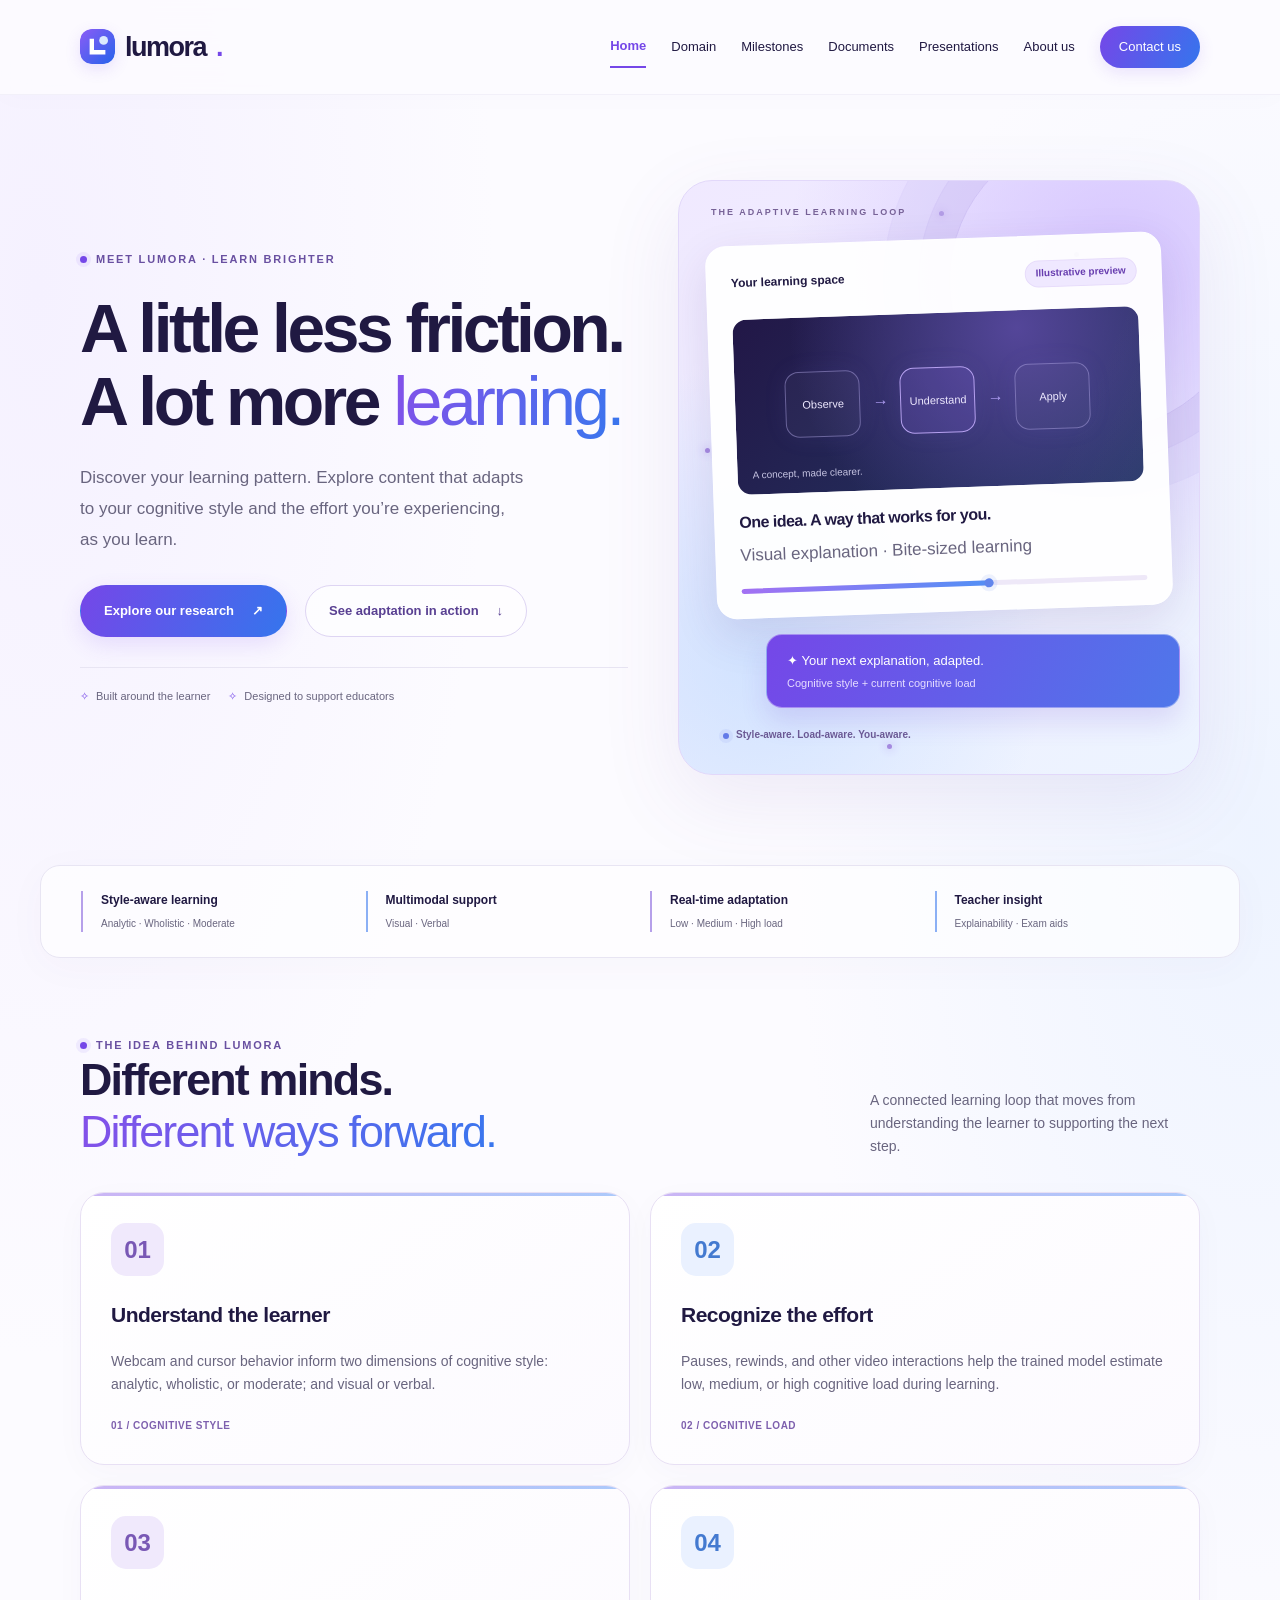
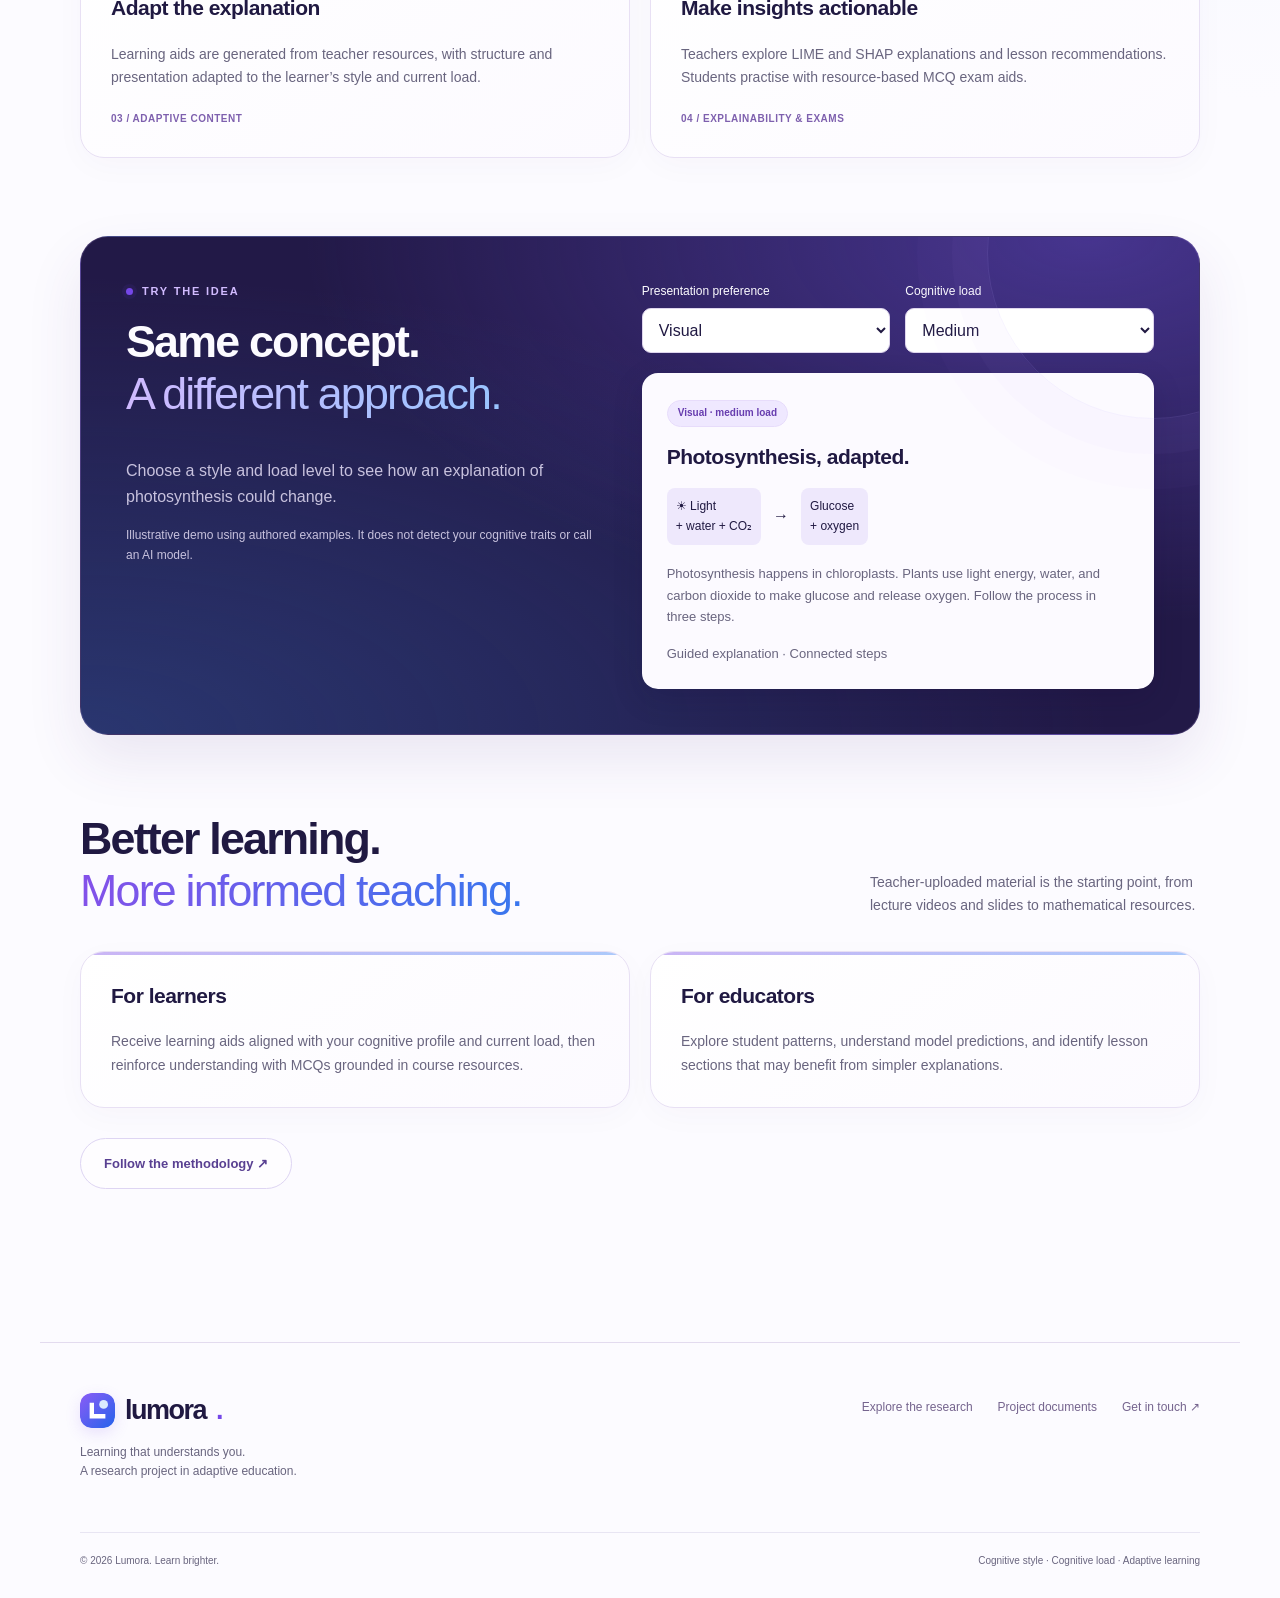
<file: index.html>
<!doctype html>
<html lang="en"><head><meta charset="utf-8"><meta name="viewport" content="width=device-width, initial-scale=1"><meta name="description" content="Lumora is a research platform exploring learning content adapted to cognitive style and real-time cognitive load."><meta name="theme-color" content="#7547e8"><title>Lumora — Learn brighter</title><link rel="icon" href="assets/mark.svg" type="image/svg+xml"><link rel="stylesheet" href="css/styles.css"><link rel="stylesheet" href="css/theme.css"><script defer src="js/data.js"></script><script defer src="js/app.js"></script></head><body><a class="skip" href="#main">Skip to content</a><header id="header"></header><main id="main"></main><footer id="footer"></footer><noscript><p class="container">Please enable JavaScript to view the research pages and interactive example.</p></noscript></body></html>
</file>
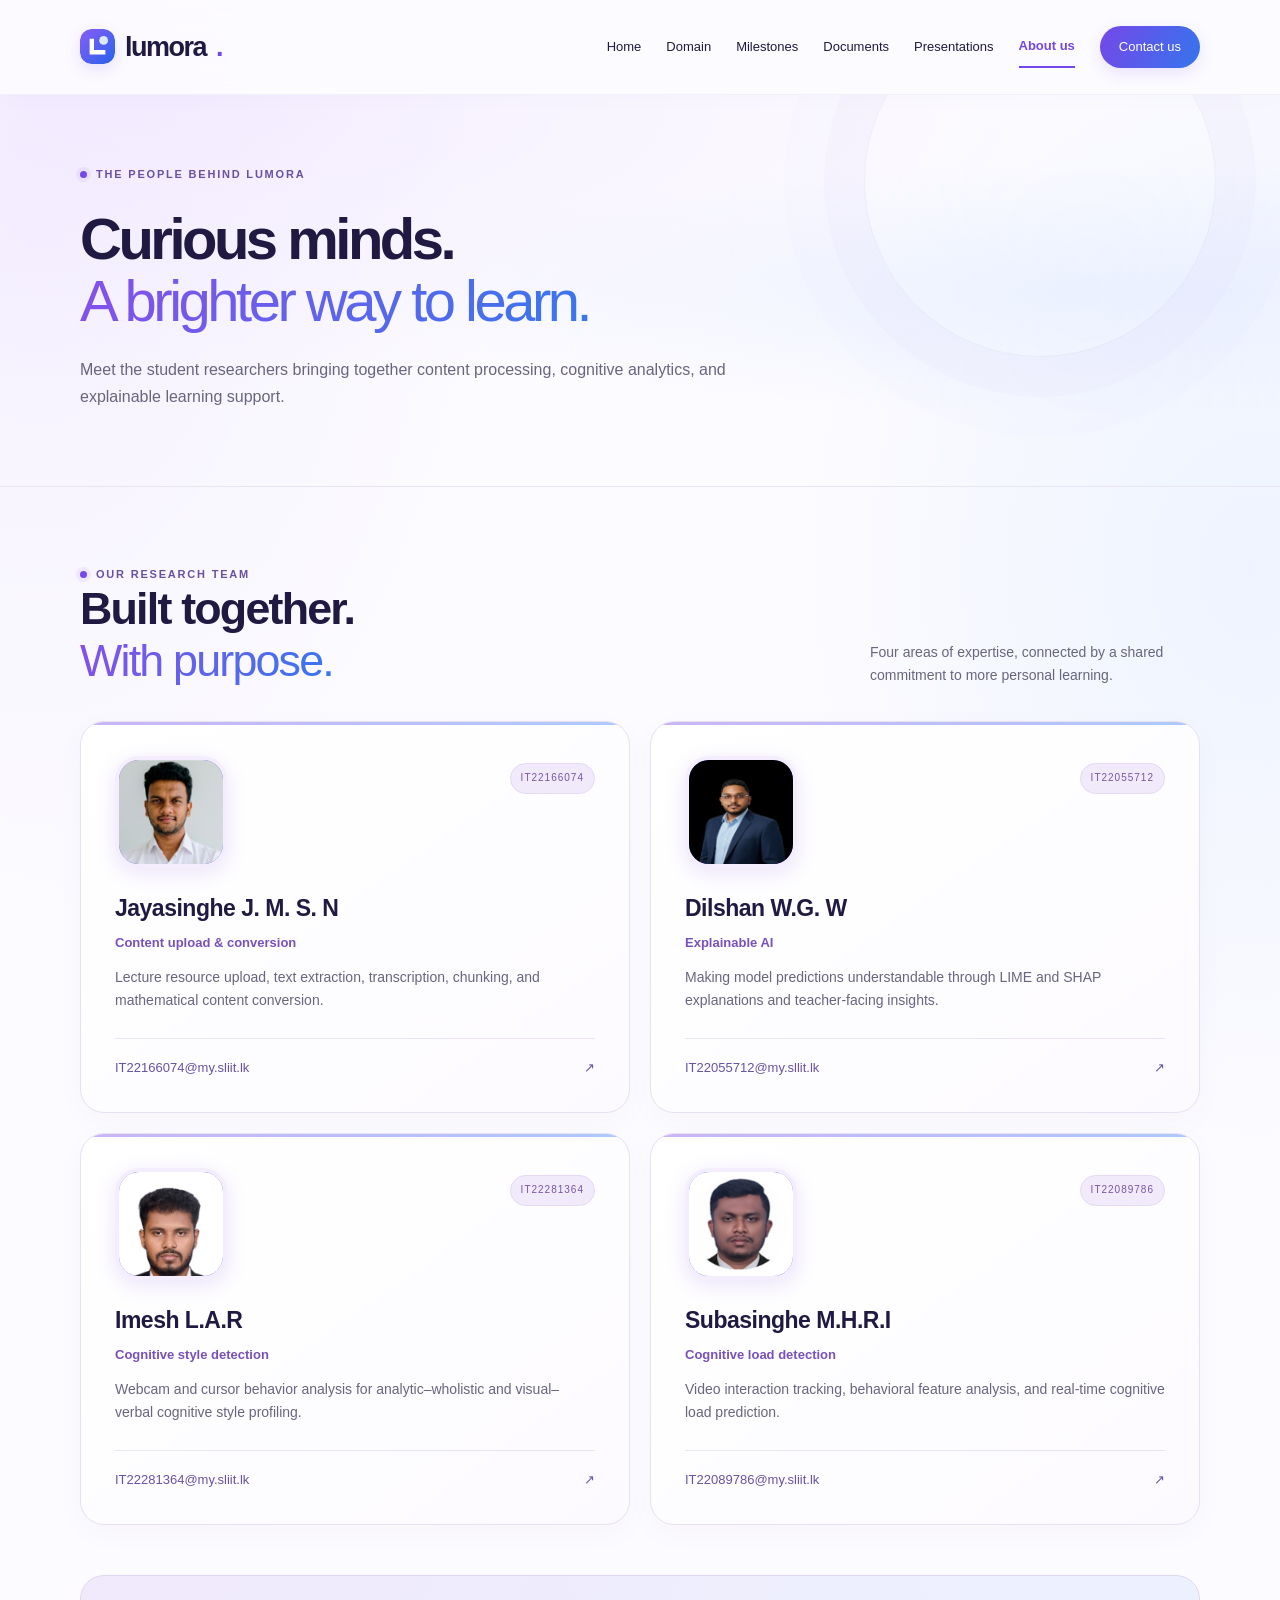
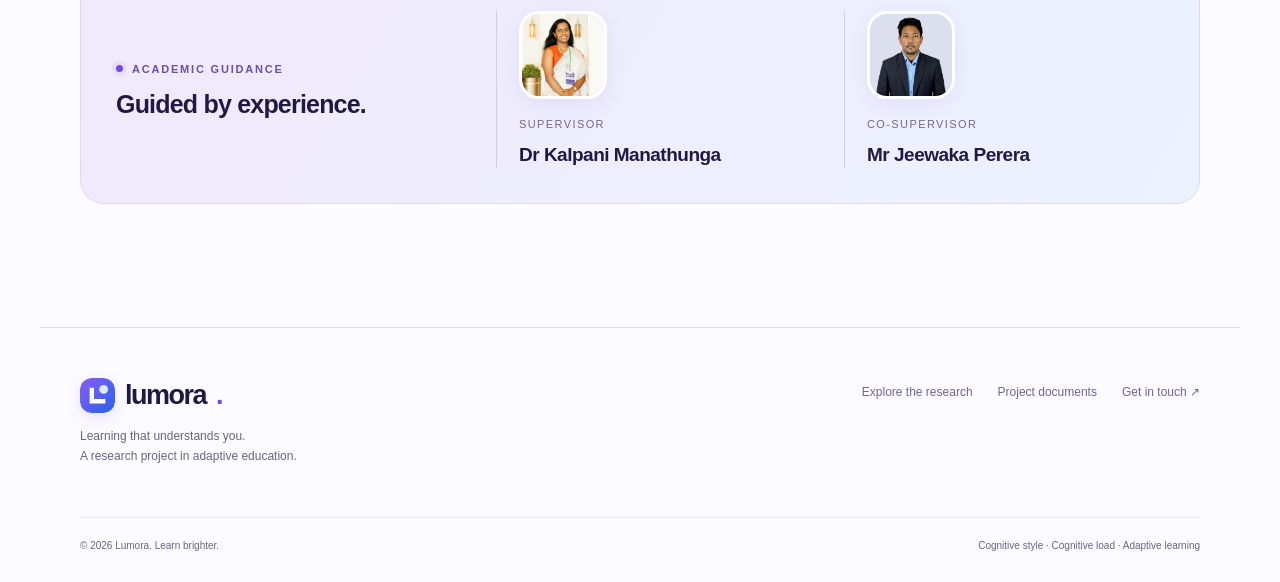
<file: about.html>
<!doctype html>
<html lang="en"><head><meta charset="utf-8"><meta name="viewport" content="width=device-width, initial-scale=1"><meta name="description" content="Lumora is a research platform exploring learning content adapted to cognitive style and real-time cognitive load."><meta name="theme-color" content="#7547e8"><title>Lumora â€” Learn brighter</title><link rel="icon" href="assets/mark.svg" type="image/svg+xml"><link rel="stylesheet" href="css/styles.css"><link rel="stylesheet" href="css/theme.css"><script defer src="js/data.js"></script><script defer src="js/app.js"></script></head><body><a class="skip" href="#main">Skip to content</a><header id="header"></header><main id="main"></main><footer id="footer"></footer><noscript><p class="container">Please enable JavaScript to view the research pages and interactive example.</p></noscript></body></html>
</file>
<file: css/styles.css>
:root{--paper:#fcfbff;--ink:#201942;--muted:#69657f;--lime:#e0e7ff;--line:#e8e5f3;--white:#fff;--radius:20px}*{box-sizing:border-box}html{scroll-behavior:smooth}body{margin:0;background:var(--paper);color:var(--ink);font-family:Arial,Helvetica,sans-serif;font-size:16px;line-height:1.65}a{color:inherit}button,input,select,textarea{font:inherit}button,a,input,select,textarea{-webkit-tap-highlight-color:transparent}a:focus-visible,button:focus-visible,input:focus-visible,select:focus-visible,textarea:focus-visible{outline:3px solid #7547e8;outline-offset:5px}.container{max-width:1200px;margin:auto;padding:0 40px}.skip{position:absolute;top:-80px;background:var(--ink);color:white;padding:12px;z-index:100}.skip:focus{top:0}header{border-bottom:1px solid var(--line);background:var(--paper)}.nav{height:94px;display:flex;align-items:center;justify-content:space-between;gap:30px}.brand{display:flex;align-items:center;gap:10px;text-decoration:none;font-size:27px;font-weight:750;letter-spacing:-1.5px}.brand img{width:35px;height:35px}.navlinks{display:flex;gap:25px;align-items:center}.navlinks a{font-size:13px;text-decoration:none;white-space:nowrap;padding:9px 0}.navlinks a[aria-current=page]{border-bottom:2px solid var(--ink);font-weight:bold}.navlinks a:last-child{background:var(--ink);color:white;border-radius:30px;padding:10px 19px}.menu{display:none;border:1px solid var(--line);background:transparent;border-radius:8px;padding:7px 12px}.eyebrow{text-transform:uppercase;font-size:11px;font-weight:700;letter-spacing:2px;display:flex;align-items:center;gap:9px}.eyebrow:before{content:'';width:7px;height:7px;background:#7547e8;border-radius:50%}h1,h2,h3,p{margin-top:0}h1{font-size:clamp(44px,5.2vw,72px);line-height:1.07;letter-spacing:-3.5px;font-weight:500;margin:25px 0}h1 em,h2 em{font-family:Georgia,serif;font-weight:400}h2{font-size:clamp(32px,3.5vw,46px);line-height:1.16;letter-spacing:-1.8px;font-weight:500}h3{font-size:21px;line-height:1.3;letter-spacing:-.5px}p{color:var(--muted)}.hero{display:grid;grid-template-columns:1.05fr 1fr;gap:65px;align-items:center;padding-top:75px;padding-bottom:75px}.hero p{max-width:445px;font-size:17px}.actions{display:flex;gap:18px;align-items:center;flex-wrap:wrap;margin:30px 0}.button{display:inline-flex;align-items:center;justify-content:center;gap:18px;background:var(--ink);color:white;border:1px solid var(--ink);border-radius:30px;padding:13px 23px;text-decoration:none;font-size:13px;cursor:pointer}.button.secondary{background:transparent;color:var(--ink)}.small{font-size:12px}.hero-note{border-top:1px solid var(--line);padding-top:19px;display:flex;gap:20px;font-size:11px;color:var(--muted)}.hero-art{background:#efe9fb;min-height:460px;border-radius:28px;position:relative;padding:36px;overflow:hidden}.orb{position:absolute;width:300px;height:300px;right:-50px;top:-50px;border:1px solid #d6c7ed;border-radius:50%;box-shadow:0 0 0 35px #e9e0f7,0 0 0 36px #d6c7ed}.mock{position:relative;background:white;border:1px solid #e4dbf0;border-radius:15px;padding:24px;box-shadow:0 18px 40px #20194210}.mock-top{display:flex;justify-content:space-between;align-items:center;font-size:12px;margin-bottom:22px}.pill{display:inline-block;border-radius:20px;padding:4px 10px;background:#efe8ff;font-size:10px;font-weight:bold;color:var(--ink)}.lesson-scene{height:175px;background:#201942;border-radius:10px;display:flex;align-items:center;justify-content:center;gap:15px;position:relative;overflow:hidden}.diagram-node{border:1px solid #b5a0ef;color:#eee9ff;border-radius:10px;width:75px;height:66px;display:grid;place-items:center;font-size:11px}.diagram-arrow{color:var(--lime)}.scene-caption{position:absolute;bottom:10px;left:15px;color:#c6c4e2;font-size:10px}.mock h3{margin:18px 0 8px;font-size:16px}.progress{height:5px;background:#eee8f8;border-radius:9px}.progress span{display:block;width:62%;height:5px;background:#9270e5;border-radius:9px}.floating{position:relative;margin:18px -13px -4px 55px;background:var(--lime);border-radius:12px;padding:15px 20px;font-size:13px;box-shadow:0 8px 20px #20194210}.floating small{display:block;font-size:11px;color:#ece3ff}.strip{border-top:1px solid var(--line);border-bottom:1px solid var(--line);display:grid;grid-template-columns:repeat(4,1fr);padding-top:22px;padding-bottom:22px;gap:20px;font-size:12px}.strip span{color:var(--muted);display:block;font-size:10px}.section{padding-top:78px;padding-bottom:78px}.section-head{display:flex;justify-content:space-between;align-items:flex-end;gap:40px;margin-bottom:34px}.section-head h2{margin-bottom:0;max-width:500px}.section-head p{max-width:330px;font-size:14px;margin-bottom:0}.grid{display:grid;grid-template-columns:repeat(2,1fr);gap:20px}.card{padding:30px;border:1px solid var(--line);border-radius:var(--radius);background:#fff9}.card p{font-size:14px;margin-bottom:0}.number{display:block;font-family:Georgia,serif;font-size:33px;color:#7958b5;margin-bottom:25px}.card .tag{margin-top:22px;color:#7e60ae;font-size:11px;letter-spacing:.5px}.dark{background:var(--ink);color:var(--paper);border-radius:28px;padding:45px}.dark p{color:#c8c2de}.demo-grid{display:grid;grid-template-columns:1fr 1.1fr;gap:50px}.demo-grid h2{margin-top:16px}.controls{display:grid;grid-template-columns:1fr 1fr;gap:15px}label{font-size:12px;display:block;margin-bottom:6px}select,input,textarea{width:100%;padding:12px;border:1px solid var(--line);border-radius:9px;background:white;color:var(--ink)}select{cursor:pointer}.demo-result{background:#fcfaff;color:var(--ink);border-radius:16px;padding:25px;margin-top:20px}.demo-result p{color:var(--muted);font-size:13px;margin-bottom:0}.demo-visual{display:flex;align-items:center;gap:12px;margin:18px 0}.demo-visual span{background:#eee8fc;border-radius:8px;padding:9px;font-size:12px}.callout{margin:35px 0 0;padding:22px;border-left:3px solid #9a73e5;background:#f1ecfa;border-radius:0 12px 12px 0;font-size:14px}.page-top{padding-top:65px;padding-bottom:45px;border-bottom:1px solid var(--line)}.page-top h1{font-size:58px}.page-top p{max-width:670px}.subnav{display:flex;flex-wrap:wrap;gap:10px;margin-top:25px}.subnav a{padding:7px 14px;background:#efe9fb;border-radius:25px;text-decoration:none;font-size:12px}.research-row{display:grid;grid-template-columns:260px 1fr;gap:45px;padding:40px 0;border-bottom:1px solid var(--line);scroll-margin-top:25px}.research-row h2{font-size:30px}.research-row p:last-child{margin-bottom:0}.research-row ul{padding-left:20px;color:var(--muted)}.flow{display:grid;grid-template-columns:repeat(5,1fr);gap:12px;margin:25px 0}.flow div{background:#efe9fb;padding:18px 12px;border-radius:12px;font-size:12px}.flow b{display:block;margin-bottom:8px}.tech-list{display:flex;gap:9px;flex-wrap:wrap}.tech-list span{border:1px solid var(--line);padding:8px 13px;border-radius:30px;font-size:12px}.timeline{margin-top:35px;border-left:1px solid #d0bdf0;padding-left:30px}.timeline article{padding:5px 0 30px;position:relative}.timeline article:before{content:'';position:absolute;width:10px;height:10px;border-radius:50%;background:#9270d7;left:-36px;top:14px}.timeline h3{margin-bottom:7px}.metadata{display:flex;gap:30px;margin-top:22px}.metadata div{flex:1;padding:17px;background:#f1ecfa;border-radius:12px;font-size:13px}.metadata small{display:block;color:var(--muted);margin-bottom:5px}.resource{display:flex;align-items:center;justify-content:space-between;gap:20px;padding:25px 0;border-bottom:1px solid var(--line)}.resource h3{font-size:19px;margin:0 0 4px}.resource p{margin:0;font-size:12px}.pending{color:var(--muted);background:#efebf5;border-radius:30px;padding:7px 12px;font-size:11px;white-space:nowrap}.avatar{width:60px;height:60px;border-radius:50%;background:#eae0fa;display:grid;place-items:center;font-family:Georgia,serif;font-size:23px;margin-bottom:22px}.team h3{font-size:19px}.team .role{color:#7951bb;font-size:12px;margin-bottom:13px}.contact-grid{display:grid;grid-template-columns:.8fr 1.2fr;gap:70px}.form-row{display:grid;grid-template-columns:1fr 1fr;gap:18px}.field{margin-bottom:20px}textarea{resize:vertical;min-height:160px}.form-status{font-size:13px;margin:18px 0 0}.footer{padding-top:45px;padding-bottom:28px;border-top:1px solid var(--line);margin-top:45px}.footer-top{display:flex;justify-content:space-between;gap:40px}.footer p{font-size:12px;margin:10px 0}.footer-links{display:flex;gap:25px;font-size:12px;align-items:flex-start;padding-top:10px}.footer-bottom{display:flex;justify-content:space-between;margin-top:40px;padding-top:20px;border-top:1px solid var(--line);font-size:10px;color:var(--muted)}.reveal{animation:appear .5s ease-out}@keyframes appear{from{opacity:0;transform:translateY(10px)}to{opacity:1;transform:translateY(0)}}@media(min-width:1500px){.hero{padding-top:95px;padding-bottom:95px}}@media(max-width:1000px){.navlinks{gap:14px}.container{padding-left:25px;padding-right:25px}.hero{gap:30px}.hero-art{padding:24px}h1{font-size:55px}.flow{grid-template-columns:repeat(3,1fr)}}@media(max-width:780px){.nav{height:76px}.menu{display:block}.navlinks{display:none;position:absolute;top:76px;left:0;right:0;background:var(--paper);z-index:20;padding:20px 25px;border-bottom:1px solid var(--line);flex-direction:column;align-items:stretch;gap:8px}.navlinks.open{display:flex}.navlinks a:last-child{text-align:center}.hero{grid-template-columns:1fr;padding-top:45px;padding-bottom:40px;gap:35px}h1{font-size:54px}.hero-art{min-height:410px}.strip{grid-template-columns:1fr 1fr}.section{padding-top:50px;padding-bottom:50px}.section-head{display:block}.section-head p{margin-top:18px;max-width:100%}.grid,.demo-grid,.contact-grid{grid-template-columns:1fr}.dark{padding:28px}.demo-grid{gap:22px}.research-row{grid-template-columns:1fr;gap:10px;padding:30px 0}.flow{grid-template-columns:1fr 1fr}.page-top h1{font-size:45px;letter-spacing:-2px}.page-top{padding-top:40px}.footer-top{display:block}.footer-links{margin-top:23px;flex-wrap:wrap}.footer-bottom{gap:20px}.contact-grid{gap:30px}.metadata{gap:10px}.resource{gap:10px}.resource h3{font-size:16px}}@media(prefers-reduced-motion:reduce){html{scroll-behavior:auto}.reveal{animation:none}}
</file>
<file: css/theme.css>
/* Lumora: luminous violet, electric blue, and spacious white. */
.presentation-grid{display:grid;grid-template-columns:repeat(2,minmax(0,1fr));gap:28px}.presentation-card{border:1px solid #e5ddf2;border-radius:26px;background:#fff;overflow:hidden;box-shadow:0 10px 35px #472a7b09;transition:transform .3s,box-shadow .3s,border-color .3s}.presentation-card:hover{transform:translateY(-5px);box-shadow:0 22px 45px #683fa319;border-color:#c9b6ec}.presentation-cover{height:225px;position:relative;overflow:hidden;background:radial-gradient(ellipse at 90% 0%,#a47ce9,transparent 65%),linear-gradient(120deg,#43357d,#6950b1);isolation:isolate}.presentation-card:nth-child(even) .presentation-cover{background:radial-gradient(ellipse at 90% 0%,#789ee9,transparent 65%),linear-gradient(120deg,#263c79,#546cd1)}.slide-stage{position:absolute;top:23px;left:25px;font-size:10px;letter-spacing:2px;font-weight:600;color:#eee6ff}.slide-cover-brand{position:absolute;bottom:20px;left:25px;font-weight:700;letter-spacing:-1px;font-size:19px;color:#ffffffa8}.slide-orbit{position:absolute;width:230px;height:230px;border:1px solid #ffffff20;border-radius:50%;right:-40px;top:-85px;box-shadow:0 0 0 32px #ffffff08,0 0 0 64px #ffffff05}.slide-art{position:absolute;top:48px;right:42px;width:215px;height:145px;padding:22px;background:#fff;border:1px solid #ffffffa0;border-radius:13px;box-shadow:-12px 12px 0 #ffffff14,0 15px 30px #180b3e24;transform:rotate(-5deg);transition:transform .4s}.presentation-card:hover .slide-art{transform:translateY(-4px) rotate(-2deg)}.slide-art-heading{height:9px;width:65%;background:#9b7fd3;border-radius:4px;margin-bottom:12px}.slide-art-line{height:4px;width:78%;background:#e1dbef;border-radius:3px;margin-bottom:7px}.slide-art-line.short{width:55%}.slide-art-chart{display:flex;align-items:flex-end;justify-content:flex-end;gap:8px;height:43px;margin-top:10px}.slide-art-chart span{width:16px;border-radius:4px 4px 0 0;background:#b6a1df;height:18px}.slide-art-chart span:nth-child(2){height:26px;background:#94ace6}.slide-art-chart span:nth-child(3){height:34px;background:#9074cc}.slide-art-chart span:nth-child(4){height:41px;background:#698be0}.presentation-content{padding:28px}.presentation-meta{display:flex;justify-content:space-between;align-items:center;gap:12px;margin-bottom:20px;font-size:10px}.presentation-format{color:#78638e;letter-spacing:.5px}.presentation-availability{background:#eee8fc;color:#6c4fa2;padding:4px 9px;border-radius:15px}.presentation-content h2{font-size:24px;letter-spacing:-.6px;margin-bottom:12px}.presentation-content p{font-size:14px;min-height:46px;margin-bottom:24px}.presentation-action{display:flex;align-items:center;justify-content:space-between;gap:16px;padding-top:20px;border-top:1px solid var(--line)}.presentation-action .button{font-size:12px;padding:11px 18px}.presentation-action>.small{font-size:10px;color:#95879f}.presentation-pending .presentation-cover{background:linear-gradient(120deg,#89829e,#b0a6c6)}.presentation-pending .presentation-availability{background:#f1eef5;color:#80738e}@media(max-width:700px){.presentation-grid{grid-template-columns:1fr;gap:24px}.presentation-cover{height:215px}.presentation-content{padding:25px}.slide-art{right:30px;width:205px}.presentation-content p{min-height:0}}@media(max-width:380px){.slide-art{right:20px;width:175px;top:58px}.presentation-action{flex-wrap:wrap}}@media(prefers-reduced-motion:reduce){.presentation-card:hover,.presentation-card:hover .slide-art{transform:none}}
.document-jumps{margin-top:0;margin-bottom:30px}.archive-search{padding:24px;border:1px solid var(--line);background:#fff;border-radius:20px;margin-bottom:38px}.archive-search p{margin-bottom:0}.document-group{scroll-margin-top:120px;margin-bottom:32px;border:1px solid #e6ddf2;border-radius:24px;background:#ffffffb8;overflow:hidden;box-shadow:0 8px 28px #683fa308}.document-group-head{display:flex;justify-content:space-between;align-items:center;gap:20px;padding:26px 30px;background:linear-gradient(115deg,#f2ecfc,#edf3ff);border-bottom:1px solid var(--line)}.document-group-head h2{font-size:26px;letter-spacing:-.7px;margin-bottom:7px}.document-group-head p{font-size:13px;margin:0}.document-total{white-space:nowrap;border:1px solid #ddd1ef;border-radius:30px;padding:5px 12px;background:#ffffffaa;font-size:11px;color:#7558a1}.document-group-files{padding:0 30px}.document-group-files .resource:last-child{border-bottom:0}.document-group .resource h3{font-size:17px}.document-group .button{font-size:12px;white-space:nowrap;padding:10px 17px}@media(max-width:600px){.document-group-head{padding:22px;align-items:flex-start}.document-group-files{padding:0 22px}.document-group .resource{flex-direction:column;align-items:flex-start;gap:15px}.document-group-head h2{font-size:23px}.archive-search{padding:20px}.document-jumps{gap:8px}.document-jumps a{font-size:11px}}
.team-contacts{display:grid;gap:16px}.team-contacts a{display:grid;gap:2px;text-decoration:none;padding-bottom:14px;border-bottom:1px solid var(--line);overflow-wrap:anywhere}.team-contacts a:last-child{border-bottom:0;padding-bottom:0}.team-contacts strong{font-size:13px}.team-contacts span{font-size:11px;color:var(--muted)}.team-contacts small{font-size:11px;color:#7854b6}.team-contacts a:hover small{color:#3575ed}
:root{--paper:#fcfbff;--ink:#201942;--muted:#69657f;--lime:#e0e7ff;--line:#e8e5f3;--purple:#7547e8;--blue:#3575ed;--radius:24px}
body{background:radial-gradient(ellipse at 3% 9%,#eee7ff80,transparent 26%),radial-gradient(ellipse at 98% 26%,#e3eeff90,transparent 26%),var(--paper);font-family:'Segoe UI',Arial,sans-serif}
::selection{background:#d9ccff;color:#271255}
header{position:sticky;top:0;z-index:50;background:#fcfbffe8;backdrop-filter:blur(18px);border-color:#e8e5f380;box-shadow:0 5px 25px #4d2a8a04}
.brand-dot{color:var(--purple)}.brand img{box-shadow:0 5px 15px #7547e825;border-radius:12px}
.navlinks a{transition:color .2s,background .2s,transform .2s}.navlinks a:hover{color:var(--purple)}.navlinks a[aria-current=page]{border-color:var(--purple);color:var(--purple)}
.navlinks a:last-child{background:linear-gradient(115deg,var(--purple),var(--blue));box-shadow:0 5px 16px #7547e824;color:white}
.navlinks a:last-child:hover{transform:translateY(-2px);color:white}.navlinks a:last-child[aria-current=page]{color:white}
h1{font-weight:650;letter-spacing:-3.5px}h2{font-weight:600}h1 em,h2 em{font-family:inherit;font-style:normal;background:linear-gradient(110deg,#8550e9,#3877ee);background-clip:text;-webkit-background-clip:text;color:transparent}
.eyebrow{color:#6950a1;letter-spacing:1.8px}.eyebrow:before{background:var(--purple);box-shadow:0 0 0 4px #7547e814}
.hero{padding-top:85px;padding-bottom:90px;gap:50px;position:relative}.hero h1{font-size:clamp(45px,5.3vw,72px)}.hero p{line-height:1.8}
.hero-note{gap:18px;font-size:11px}.hero-note span:before{content:'✧';color:var(--purple);margin-right:7px}
.button{background:linear-gradient(115deg,var(--purple),var(--blue));border:1px solid transparent;font-weight:600;box-shadow:0 8px 22px #7547e824;padding:14px 23px;transition:transform .25s,box-shadow .25s,background .25s}
.button:hover{transform:translateY(-3px);box-shadow:0 13px 28px #7547e83b}.button span{transition:transform .25s}.button:hover span{transform:translate(2px,-2px)}
.button.secondary{background:#ffffffb0;border-color:#ded5f3;color:#594092;box-shadow:none}.button.secondary:hover{background:#f0eaff;box-shadow:0 8px 22px #7547e811}
.hero-art{min-height:490px;padding:58px 32px 30px;border-radius:34px;background:radial-gradient(circle at 15% 80%,#b4d6ff80,transparent 45%),radial-gradient(circle at 85% 15%,#bd9dff80,transparent 50%),linear-gradient(145deg,#f0e9ff,#edf4ff);border:1px solid #e2d8fa;box-shadow:0 25px 80px #6d4ba51a;isolation:isolate}
.hero-art:before{content:'';position:absolute;inset:0;background-image:radial-gradient(#9885c64d .7px,transparent .7px);background-size:18px 18px;z-index:-1;mask-image:linear-gradient(#0009,transparent)}
.orb{border-color:#a995e150;box-shadow:0 0 0 30px #ffffff15,0 0 0 31px #a995e130,0 0 0 65px #ffffff10,0 0 0 66px #a995e120;width:300px;height:300px;animation:orb-drift 12s ease-in-out infinite;z-index:-1}
.art-label{position:absolute;top:24px;left:32px;font-size:9px;letter-spacing:2px;font-weight:700;color:#776297}
.mock{background:#fffffff2;border-color:#ffffff;border-radius:20px;box-shadow:0 16px 45px #472a7b20;animation:mock-float 7s ease-in-out infinite;transform:rotate(-2deg)}
.mock-top b{font-size:12px}.pill{background:#efe8ff;color:#673daf;border:1px solid #e7dcfb}
.lesson-scene{background:radial-gradient(circle at 70% 10%,#544699,transparent 70%),linear-gradient(135deg,#221747,#253966);border-radius:14px;gap:12px}
.lesson-scene:before{content:'';position:absolute;inset:0;background:linear-gradient(115deg,transparent 35%,#ffffff07 50%,transparent 65%);background-size:250% 100%;animation:light-sweep 9s linear infinite;pointer-events:none}
.diagram-node{color:#eee9ff;border-color:#aaa0e080;background:#ffffff09;box-shadow:0 0 25px #8a75ec15;border-radius:14px;position:relative}.diagram-node:nth-of-type(2){background:#8e6ce92b;border-color:#b5a0ef}.diagram-arrow{color:#b3a1f6}.scene-caption{color:#c6c4e2}
.progress{background:#eee8f8}.progress span{background:linear-gradient(90deg,#a371f3,#5190f5);position:relative}.progress span:after{content:'';position:absolute;right:0;top:-2px;width:9px;height:9px;border-radius:50%;background:#6285ec;box-shadow:0 0 0 4px #6285ec1c}
.floating{background:linear-gradient(115deg,#7547e8,#4f77ea);color:white;border:1px solid #ffffff60;box-shadow:0 14px 26px #724ed32a;border-radius:16px;margin-top:22px;animation:badge-float 6s ease-in-out infinite}.floating small{color:#e6ddff;margin-top:3px}
.signal-badge{display:flex;align-items:center;gap:7px;margin:23px 0 0 12px;font-size:10px;font-weight:600;color:#6b5a94}.signal-dot{width:6px;height:6px;border-radius:50%;background:#637ae8;box-shadow:0 0 0 4px #637ae818}
.constellation{position:absolute;inset:0;pointer-events:none;z-index:-1}.constellation span{position:absolute;width:5px;height:5px;border-radius:50%;background:#a58ae0;box-shadow:0 0 10px #ad92e8;animation:twinkle 6s ease-in-out infinite}.constellation span:nth-child(1){top:12%;left:76%}.constellation span:nth-child(2){top:45%;left:5%;animation-delay:1s}.constellation span:nth-child(3){top:85%;left:91%;animation-delay:2s}.constellation span:nth-child(4){top:95%;left:40%;animation-delay:3s}.constellation span:nth-child(5){top:5%;left:50%;animation-delay:4s}
.strip{background:#ffffffa6;border:1px solid var(--line);border-radius:20px;padding-top:25px;padding-bottom:25px;box-shadow:0 8px 40px #5d428708;font-weight:600}.strip div{position:relative;padding-left:18px;border-left:2px solid #b6a0ea}.strip div:nth-child(even){border-color:#8bb0f5}.strip span{font-weight:400;margin-top:5px}
.card{position:relative;background:linear-gradient(145deg,#fff,#fcfaff);border-color:#e8e0f4;box-shadow:0 8px 32px #3b206407;transition:transform .3s,box-shadow .3s,border-color .3s;overflow:hidden}
.card:before{content:'';position:absolute;top:0;left:0;right:0;height:3px;background:linear-gradient(90deg,#a078ec,#69a0f7);opacity:.55;transition:opacity .3s}
.card:hover{transform:translateY(-6px);border-color:#c9b7ec;box-shadow:0 18px 42px #683fa315}.card:hover:before{opacity:1}
.number{font-family:inherit;font-weight:700;font-size:24px;color:#7958b5;background:#f0e9fc;width:53px;height:53px;border-radius:15px;display:grid;place-items:center}.card:nth-child(even) .number{background:#eaf1ff;color:#447ad0}.card .tag{color:#7e60ae;font-weight:600;font-size:10px}
.dark{background:radial-gradient(ellipse at 90% 0%,#644bc98c,transparent 55%),radial-gradient(ellipse at 0% 100%,#3562ad66,transparent 65%),#221947;box-shadow:0 25px 55px #4b2f821a;border:1px solid #c5acf530;position:relative;overflow:hidden}.dark:before{content:'';position:absolute;width:330px;height:330px;right:-120px;top:-150px;border:1px solid #bda4ff20;border-radius:50%;box-shadow:0 0 0 35px #bda4ff08,0 0 0 70px #bda4ff05;pointer-events:none}.dark h2 em{background:linear-gradient(90deg,#cfbaff,#99c4ff);background-clip:text;-webkit-background-clip:text}.dark .eyebrow{color:#d1bbff}.dark p{color:#c8c2de}.demo-result{background:#fcfaff;box-shadow:0 10px 30px #130a3526}.demo-visual span{background:#eee8fc}.demo-result p{color:var(--muted)}
.page-top{background:radial-gradient(ellipse at 85% 50%,#dfeaff80,transparent 45%),radial-gradient(ellipse at 15% 0%,#eee2ff80,transparent 55%);position:relative;overflow:hidden;padding-top:70px;padding-bottom:60px}.page-top:after{content:'';width:350px;height:350px;position:absolute;right:5%;top:-90px;border:1px solid #a68cdb20;border-radius:50%;box-shadow:0 0 0 40px #a68cdb09,0 0 0 80px #a68cdb05;pointer-events:none}.page-top .container{position:relative;z-index:1}.page-top h1{font-weight:650}.subnav a{background:#f0eafa;color:#69509c;transition:background .2s,transform .2s}.subnav a:hover{background:#e7dbfa;transform:translateY(-2px)}
.research-row{scroll-margin-top:115px}.callout{border-color:#9a73e5;background:#f0ebfa;color:#60517a}.flow div{background:linear-gradient(135deg,#f0e9fc,#eaf1fc);border:1px solid #e1d7f0}.flow b{color:#6e4fac}.tech-list span{background:white;transition:border-color .2s,transform .2s}.tech-list span:hover{border-color:#ae8ee4;transform:translateY(-2px)}
.timeline{border-color:#d0bdf0}.timeline article:before{background:#9270d7;box-shadow:0 0 0 5px #ede6fa}.metadata div{background:#f1ecfa}.pending{background:#efebf5;color:#726684}.resource{transition:background .2s,padding .2s}.resource:hover{background:#f4f0fc;padding-left:12px;padding-right:12px;border-radius:12px}
.team-card{padding:34px}.team-top{display:flex;justify-content:space-between;align-items:flex-start;gap:15px;margin-bottom:26px}.avatar{width:76px;height:76px;margin:0;background:linear-gradient(135deg,#8b5bea,#536fe5);color:white;border:4px solid #f3edfd;box-shadow:0 5px 20px #7a4bd525;font-family:inherit;font-weight:600;font-size:23px;border-radius:24px}.team-card:nth-child(even) .avatar{background:linear-gradient(135deg,#518feb,#7855d8)}.student-id{font-size:10px;letter-spacing:1px;background:#f0eafa;border:1px solid #e5d9f4;color:#7854ab;padding:6px 10px;border-radius:20px;margin-top:7px}.team h3{font-size:23px;margin-bottom:8px}.team .role{color:#7951bb;font-weight:600;font-size:13px}.member-email{display:flex;justify-content:space-between;gap:12px;margin-top:25px;padding-top:18px;border-top:1px solid var(--line);text-decoration:none;font-size:13px;color:#6852a4}.member-email span:first-child{overflow-wrap:anywhere}.member-email:hover{color:#316bdb}
.supervision{margin-top:50px;padding:35px;border:1px solid #e1d7f1;border-radius:24px;background:linear-gradient(120deg,#f0e9fb,#ecf2ff);display:grid;grid-template-columns:1.1fr 1fr 1fr;gap:28px;align-items:center}.supervision h2{font-size:25px;letter-spacing:-.8px;margin:12px 0 0}.supervisor-label{display:block;color:#776491;font-size:11px;text-transform:uppercase;letter-spacing:1.4px;margin-bottom:10px}.supervisor-card{padding-left:22px;border-left:1px solid #d7c8ec}.supervisor-card h3{font-size:19px;margin:0}
input,select,textarea{border-color:#ded5ed;background:#fff;transition:box-shadow .2s,border-color .2s}input:focus,select:focus,textarea:focus{border-color:#a786e6;box-shadow:0 0 0 4px #a786e611}a:focus-visible,button:focus-visible,input:focus-visible,select:focus-visible,textarea:focus-visible{outline-color:#8d64d8}.footer{border-color:#e3dbef}.footer-links a{text-decoration:none;color:#75648e}.footer-links a:hover{color:var(--purple)}#demo{scroll-margin-top:125px}
.scroll-reveal{opacity:0;transform:translateY(22px);transition:opacity .7s ease var(--delay,0ms),transform .7s cubic-bezier(.2,.65,.3,1) var(--delay,0ms)}.scroll-reveal.in-view{opacity:1;transform:translateY(0)}.card.in-view:hover{transform:translateY(-6px)}
@keyframes mock-float{0%,100%{transform:translateY(0) rotate(-2deg)}50%{transform:translateY(-9px) rotate(-1deg)}}
@keyframes badge-float{0%,100%{transform:translateY(0)}50%{transform:translateY(6px)}}
@keyframes orb-drift{0%,100%{transform:translate(0,0)}50%{transform:translate(-15px,18px)}}
@keyframes twinkle{0%,100%{opacity:.3;transform:scale(.8)}50%{opacity:1;transform:scale(1.3)}}
@keyframes light-sweep{0%{background-position:100% 0}100%{background-position:-100% 0}}
@media(max-width:1000px){.hero{gap:30px}.hero-art{padding:55px 22px 25px}.supervision{grid-template-columns:1fr 1fr}.supervision>div:first-child{grid-column:1/-1}.navlinks{gap:14px}}
@media(max-width:780px){.hero{padding-top:45px;padding-bottom:45px}.hero h1{font-size:clamp(40px,8.2vw,57px);letter-spacing:-2.3px}.hero-art{min-height:470px;padding:55px 26px 25px}.page-top{padding-top:45px;padding-bottom:40px}.page-top h1{font-size:clamp(36px,8vw,48px)}.page-top:after{right:-190px}.strip{border-radius:0;border-left:0;border-right:0;box-shadow:none}.navlinks{background:#fcfbfff5;backdrop-filter:blur(20px)}.supervision{padding:26px;gap:22px}.team-card{padding:28px}.hero-note{flex-wrap:wrap;gap:8px 18px}.floating{margin-left:25px;margin-right:0}.dark{padding:30px}.section-head h2{font-size:36px}.controls{gap:10px}.footer-bottom{flex-wrap:wrap}.scroll-reveal{transform:translateY(15px)}}
@media(max-width:420px){.container{padding-left:20px;padding-right:20px}.hero-art{padding-left:20px;padding-right:20px}.mock{padding:18px}.mock-top{gap:10px}.mock-top .pill{font-size:8px}.lesson-scene{gap:7px}.diagram-node{width:62px;font-size:10px}.supervision{grid-template-columns:1fr}.supervision>div:first-child{grid-column:auto}.controls,.form-row{grid-template-columns:1fr}.hero .actions{gap:12px}.hero .button{font-size:12px;padding:12px 17px}.team h3{font-size:21px}}
@media(prefers-reduced-motion:reduce){*,*:before,*:after{animation:none!important;transition:none!important;scroll-behavior:auto!important}.scroll-reveal{opacity:1;transform:none}.mock{transform:none}.card:hover,.card.in-view:hover,.button:hover,.navlinks a:last-child:hover{transform:none}}

/* Portraits on the About us page. */
.team-photo{display:block;width:112px;height:112px;object-fit:cover;object-position:center top;flex-shrink:0}.supervisor-photo{display:block;width:88px;height:88px;object-fit:cover;object-position:center top;border:3px solid #fff;border-radius:20px;box-shadow:0 5px 20px #7a4bd518;margin-bottom:16px}@media(max-width:420px){.team-photo{width:96px;height:96px}.team-top{flex-wrap:wrap}}
</file>
